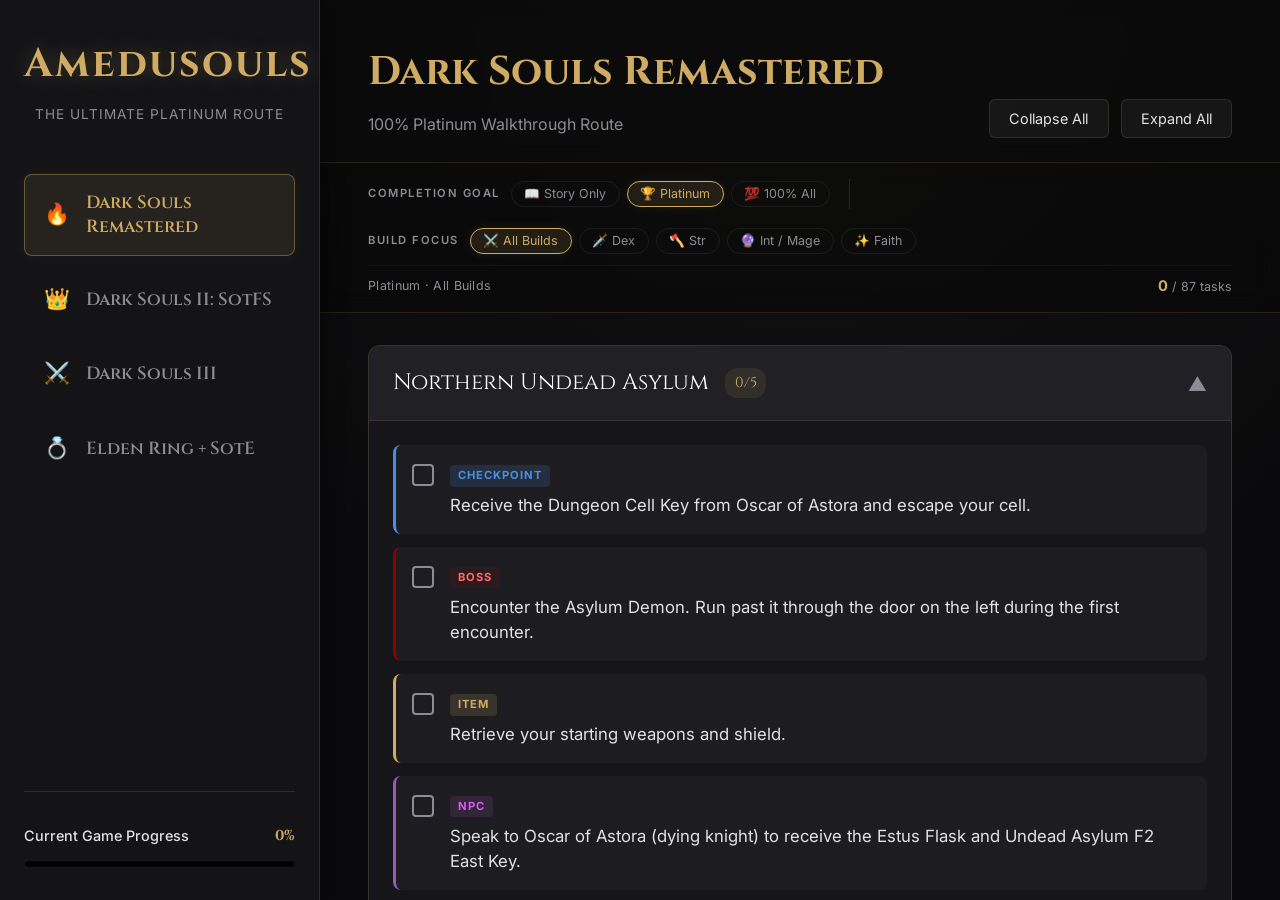
<file: index.html>
<!DOCTYPE html>
<html lang="en">
<head>
    <meta charset="UTF-8">
    <meta name="viewport" content="width=device-width, initial-scale=1.0">
    <title>Amedusouls - 100% Completion Progress Routes</title>
    <meta name="description" content="A comprehensive 100% progress route checklist for Dark Souls 1, 2, 3 and Elden Ring with DLCs.">
    <link rel="preconnect" href="https://fonts.googleapis.com">
    <link rel="preconnect" href="https://fonts.gstatic.com" crossorigin>
    <link href="https://fonts.googleapis.com/css2?family=Cinzel:wght@400;600;700&family=Inter:wght@300;400;500;600&display=swap" rel="stylesheet">
    <link rel="stylesheet" href="styles.css">
</head>
<body>
    <div class="app-container">
        <!-- Sidebar Navigation -->
        <aside class="sidebar">
            <div class="logo">
                <h1>Amedusouls</h1>
                <p class="subtitle">The Ultimate Platinum Route</p>
            </div>
            
            <nav class="game-nav">
                <button class="nav-btn active" data-game="ds1">
                    <span class="game-icon">🔥</span> Dark Souls Remastered
                </button>
                <button class="nav-btn" data-game="ds2">
                    <span class="game-icon">👑</span> Dark Souls II: SotFS
                </button>
                <button class="nav-btn" data-game="ds3">
                    <span class="game-icon">⚔️</span> Dark Souls III
                </button>
                <button class="nav-btn" data-game="er">
                    <span class="game-icon">💍</span> Elden Ring + SotE
                </button>
            </nav>

            <div class="progress-section">
                <div class="progress-info">
                    <span id="progress-title">Current Game Progress</span>
                    <span id="progress-percentage">0%</span>
                </div>
                <div class="progress-bar-bg">
                    <div class="progress-bar-fill" id="progress-fill"></div>
                </div>
            </div>
        </aside>

        <!-- Main Content Area -->
        <main class="main-content">
            <header class="content-header">
                <div class="header-titles">
                    <h2 id="current-game-title">Dark Souls Remastered</h2>
                    <p id="current-game-subtitle">100% Platinum Walkthrough Route</p>
                </div>
                <div class="header-actions">
                    <button id="collapse-all-btn" class="action-btn">Collapse All</button>
                    <button id="expand-all-btn" class="action-btn">Expand All</button>
                </div>
            </header>

            <div id="filter-panel" class="filter-panel"></div>

            <div id="checklist-container" class="checklist-container">
                <!-- Dynamic Content Injected Here -->
            </div>
        </main>
    </div>

    <!-- Data Files -->
    <script src="ds1.js"></script>
    <script src="ds2.js"></script>
    <script src="ds3.js"></script>
    <script src="er.js"></script>
    
    <!-- Main Application Logic -->
    <script src="app.js"></script>
</body>
</html>
</file>
<file: styles.css>
:root {
    --bg-dark: #0a0a0c;
    --bg-panel: #141417;
    --bg-card: #1c1c21;
    --bg-card-hover: #232329;
    
    --accent-gold: #cfab63;
    --accent-gold-hover: #e8c682;
    --accent-red: #8b0000;
    
    --text-main: #e2e2e2;
    --text-muted: #8c8c94;
    
    --border-color: rgba(207, 171, 99, 0.15);
    --border-color-strong: rgba(207, 171, 99, 0.4);
    
    --font-heading: 'Cinzel', serif;
    --font-body: 'Inter', sans-serif;
    
    --transition: all 0.3s cubic-bezier(0.25, 0.8, 0.25, 1);
}

* {
    margin: 0;
    padding: 0;
    box-sizing: border-box;
}

body {
    background-color: var(--bg-dark);
    color: var(--text-main);
    font-family: var(--font-body);
    line-height: 1.6;
    height: 100vh;
    overflow: hidden;
}

/* App Layout */
.app-container {
    display: flex;
    height: 100vh;
}

/* Sidebar */
.sidebar {
    width: 320px;
    background-color: var(--bg-panel);
    border-right: 1px solid var(--border-color);
    display: flex;
    flex-direction: column;
    padding: 2rem 1.5rem;
    z-index: 10;
    box-shadow: 4px 0 15px rgba(0,0,0,0.5);
}

.logo {
    text-align: center;
    margin-bottom: 3rem;
}

.logo h1 {
    font-family: var(--font-heading);
    color: var(--accent-gold);
    font-size: 2.5rem;
    letter-spacing: 2px;
    text-shadow: 0 0 20px rgba(207, 171, 99, 0.3);
}

.logo .subtitle {
    font-size: 0.85rem;
    color: var(--text-muted);
    text-transform: uppercase;
    letter-spacing: 1px;
    margin-top: 0.5rem;
}

.game-nav {
    display: flex;
    flex-direction: column;
    gap: 0.8rem;
    flex-grow: 1;
}

.nav-btn {
    background: transparent;
    border: 1px solid transparent;
    color: var(--text-muted);
    padding: 1rem 1.2rem;
    border-radius: 8px;
    text-align: left;
    font-family: var(--font-heading);
    font-size: 1.1rem;
    font-weight: 600;
    cursor: pointer;
    transition: var(--transition);
    display: flex;
    align-items: center;
    gap: 1rem;
}

.nav-btn:hover {
    background-color: rgba(255,255,255,0.03);
    color: var(--text-main);
}

.nav-btn.active {
    background-color: rgba(207, 171, 99, 0.1);
    border-color: var(--border-color-strong);
    color: var(--accent-gold);
    box-shadow: 0 0 15px rgba(207, 171, 99, 0.05);
}

.game-icon {
    font-size: 1.3rem;
}

.progress-section {
    margin-top: auto;
    padding-top: 2rem;
    border-top: 1px solid var(--border-color);
}

.progress-info {
    display: flex;
    justify-content: space-between;
    margin-bottom: 0.8rem;
    font-size: 0.9rem;
    font-weight: 500;
}

#progress-percentage {
    color: var(--accent-gold);
    font-family: var(--font-heading);
    font-weight: bold;
}

.progress-bar-bg {
    height: 8px;
    background-color: #000;
    border-radius: 4px;
    overflow: hidden;
    border: 1px solid rgba(255,255,255,0.1);
}

.progress-bar-fill {
    height: 100%;
    background: linear-gradient(90deg, #8b6824 0%, var(--accent-gold) 100%);
    width: 0%;
    transition: width 0.5s ease-out;
}

/* Main Content */
.main-content {
    flex-grow: 1;
    display: flex;
    flex-direction: column;
    overflow: hidden;
    position: relative;
}

.main-content::before {
    content: '';
    position: absolute;
    top: 0; left: 0; right: 0; bottom: 0;
    background: radial-gradient(circle at 50% 0%, rgba(207, 171, 99, 0.05) 0%, transparent 70%);
    pointer-events: none;
    z-index: 0;
}

.content-header {
    padding: 2.5rem 3rem 1.5rem;
    display: flex;
    justify-content: space-between;
    align-items: flex-end;
    border-bottom: 1px solid var(--border-color);
    background: rgba(10, 10, 12, 0.8);
    backdrop-filter: blur(10px);
    z-index: 5;
}

.header-titles h2 {
    font-family: var(--font-heading);
    font-size: 2.5rem;
    color: var(--accent-gold);
    margin-bottom: 0.5rem;
}

.header-titles p {
    color: var(--text-muted);
    font-size: 1rem;
}

.action-btn {
    background: rgba(255,255,255,0.05);
    border: 1px solid var(--border-color);
    color: var(--text-main);
    padding: 0.6rem 1.2rem;
    border-radius: 6px;
    cursor: pointer;
    font-family: var(--font-body);
    font-size: 0.9rem;
    transition: var(--transition);
    margin-left: 0.5rem;
}

.action-btn:hover {
    background: rgba(207, 171, 99, 0.15);
    color: var(--accent-gold);
    border-color: var(--accent-gold);
}

/* Checklist Area */
.checklist-container {
    flex-grow: 1;
    overflow-y: auto;
    padding: 2rem 3rem;
    z-index: 1;
    scroll-behavior: smooth;
}

.checklist-container::-webkit-scrollbar {
    width: 8px;
}
.checklist-container::-webkit-scrollbar-track {
    background: var(--bg-dark);
}
.checklist-container::-webkit-scrollbar-thumb {
    background: #333;
    border-radius: 4px;
}
.checklist-container::-webkit-scrollbar-thumb:hover {
    background: var(--accent-gold);
}

/* Area Cards */
.area-card {
    background: var(--bg-card);
    border: 1px solid var(--border-color);
    border-radius: 12px;
    margin-bottom: 1.5rem;
    overflow: hidden;
    transition: var(--transition);
}

.area-header {
    padding: 1.2rem 1.5rem;
    display: flex;
    justify-content: space-between;
    align-items: center;
    cursor: pointer;
    background: rgba(255,255,255,0.02);
    border-bottom: 1px solid transparent;
    transition: var(--transition);
}

.area-header:hover {
    background: rgba(207, 171, 99, 0.05);
}

.area-card.expanded .area-header {
    border-bottom: 1px solid var(--border-color);
}

.area-title {
    font-family: var(--font-heading);
    font-size: 1.4rem;
    color: #fff;
    display: flex;
    align-items: center;
    gap: 1rem;
}

.area-progress {
    font-size: 0.9rem;
    color: var(--accent-gold);
    background: rgba(207, 171, 99, 0.1);
    padding: 0.2rem 0.6rem;
    border-radius: 12px;
}

.toggle-icon {
    font-size: 1.2rem;
    color: var(--text-muted);
    transition: transform 0.3s ease;
}

.area-card.expanded .toggle-icon {
    transform: rotate(180deg);
}

.area-content {
    display: none;
    padding: 1.5rem;
    background: rgba(0,0,0,0.2);
}

.area-card.expanded .area-content {
    display: block;
    animation: fadeIn 0.4s ease;
}

/* Tasks */
.task-item {
    display: flex;
    align-items: flex-start;
    gap: 1rem;
    padding: 1rem;
    border-radius: 8px;
    margin-bottom: 0.8rem;
    background: rgba(255,255,255,0.03);
    border-left: 3px solid transparent;
    transition: var(--transition);
}

.task-item:hover {
    background: rgba(255,255,255,0.06);
}

.task-item.completed {
    opacity: 0.6;
    background: rgba(0,0,0,0.3);
}

/* Type colors */
.task-item[data-type="checkpoint"] { border-left-color: #4a90e2; }
.task-item[data-type="boss"] { border-left-color: var(--accent-red); }
.task-item[data-type="item"] { border-left-color: var(--accent-gold); }
.task-item[data-type="npc"] { border-left-color: #9b59b6; }
.task-item[data-type="action"] { border-left-color: #95a5a6; }
.task-item[data-type="covenant"] { border-left-color: #27ae60; }

.task-checkbox {
    appearance: none;
    width: 22px;
    height: 22px;
    border: 2px solid var(--text-muted);
    border-radius: 4px;
    cursor: pointer;
    position: relative;
    margin-top: 0.2rem;
    flex-shrink: 0;
    transition: var(--transition);
}

.task-checkbox:checked {
    background-color: var(--accent-gold);
    border-color: var(--accent-gold);
}

.task-checkbox:checked::after {
    content: '✓';
    position: absolute;
    color: #000;
    font-size: 14px;
    font-weight: bold;
    top: 50%;
    left: 50%;
    transform: translate(-50%, -50%);
}

.task-details {
    flex-grow: 1;
}

.task-type-badge {
    display: inline-block;
    font-size: 0.7rem;
    text-transform: uppercase;
    letter-spacing: 1px;
    padding: 0.1rem 0.5rem;
    border-radius: 4px;
    margin-bottom: 0.4rem;
    font-weight: bold;
}

.task-item[data-type="checkpoint"] .task-type-badge { background: rgba(74, 144, 226, 0.15); color: #4a90e2; }
.task-item[data-type="boss"] .task-type-badge { background: rgba(139, 0, 0, 0.15); color: #ff6b6b; }
.task-item[data-type="item"] .task-type-badge { background: rgba(207, 171, 99, 0.15); color: var(--accent-gold); }
.task-item[data-type="npc"] .task-type-badge { background: rgba(155, 89, 182, 0.15); color: #e056fd; }
.task-item[data-type="action"] .task-type-badge { background: rgba(149, 165, 166, 0.15); color: #bdc3c7; }
.task-item[data-type="covenant"] .task-type-badge { background: rgba(39, 174, 96, 0.15); color: #2ecc71; }

/* Special flag badges */
.task-type-badge.missable {
    background: rgba(192, 57, 43, 0.25);
    color: #e74c3c;
    border: 1px solid rgba(231, 76, 60, 0.4);
    margin-left: 0.3rem;
    animation: missable-pulse 2.5s ease-in-out infinite;
}

.task-type-badge.ng-plus {
    background: rgba(142, 68, 173, 0.25);
    color: #a569bd;
    border: 1px solid rgba(165, 105, 189, 0.4);
    margin-left: 0.3rem;
}

@keyframes missable-pulse {
    0%, 100% { box-shadow: 0 0 0 0 rgba(231, 76, 60, 0); }
    50% { box-shadow: 0 0 6px 2px rgba(231, 76, 60, 0.3); }
}

.task-text {
    font-size: 1.05rem;
    color: var(--text-main);
    line-height: 1.5;
}

.task-item.completed .task-text {
    text-decoration: line-through;
    color: var(--text-muted);
}

.task-image-container {
    margin-top: 1rem;
    width: 100%;
    max-width: 400px;
    border-radius: 8px;
    overflow: hidden;
    border: 1px solid var(--border-color);
    position: relative;
    background: #000;
}

.task-image-placeholder {
    width: 100%;
    height: 200px;
    display: flex;
    flex-direction: column;
    align-items: center;
    justify-content: center;
    color: var(--text-muted);
    font-size: 0.9rem;
    background: linear-gradient(45deg, #111, #1a1a1a);
}

.task-image-placeholder span {
    font-size: 2rem;
    margin-bottom: 0.5rem;
    opacity: 0.5;
}

.task-image {
    width: 100%;
    height: auto;
    display: block;
}

@keyframes fadeIn {
    from { opacity: 0; transform: translateY(-5px); }
    to { opacity: 1; transform: translateY(0); }
}

/* ===========================
   Filter Panel
   =========================== */
.filter-panel {
    padding: 1rem 3rem 0.85rem;
    background: rgba(0, 0, 0, 0.25);
    border-bottom: 1px solid var(--border-color);
    backdrop-filter: blur(12px);
    position: relative;
    z-index: 4;
    flex-shrink: 0;
}

.fp-inner {
    display: flex;
    align-items: center;
    flex-wrap: wrap;
    gap: 1.2rem;
}

.fp-divider {
    width: 1px;
    height: 30px;
    background: var(--border-color);
    flex-shrink: 0;
}

.fp-group {
    display: flex;
    align-items: center;
    gap: 0.7rem;
    flex-wrap: wrap;
}

.fp-label {
    font-size: 0.7rem;
    text-transform: uppercase;
    letter-spacing: 1.5px;
    color: var(--text-muted);
    font-weight: 600;
    white-space: nowrap;
}

.fp-chips {
    display: flex;
    gap: 0.4rem;
    flex-wrap: wrap;
}

.fp-chip {
    background: transparent;
    border: 1px solid rgba(255, 255, 255, 0.07);
    color: var(--text-muted);
    padding: 0.28rem 0.8rem;
    border-radius: 20px;
    font-size: 0.78rem;
    font-family: var(--font-body);
    cursor: pointer;
    transition: var(--transition);
    white-space: nowrap;
}

.fp-chip:hover {
    border-color: rgba(207, 171, 99, 0.35);
    color: var(--text-main);
    background: rgba(207, 171, 99, 0.06);
}

.fp-chip.active {
    background: rgba(207, 171, 99, 0.12);
    border-color: var(--accent-gold);
    color: var(--accent-gold);
    box-shadow: 0 0 8px rgba(207, 171, 99, 0.1);
}

/* Goal-specific active colors */
.goal-chip.active[data-value="story"] {
    background: rgba(74, 144, 226, 0.12);
    border-color: #4a90e2;
    color: #4a90e2;
    box-shadow: 0 0 8px rgba(74, 144, 226, 0.12);
}
.goal-chip.active[data-value="platinum"] {
    background: rgba(207, 171, 99, 0.12);
    border-color: var(--accent-gold);
    color: var(--accent-gold);
}
.goal-chip.active[data-value="100%"] {
    background: rgba(46, 213, 115, 0.12);
    border-color: #2ed573;
    color: #2ed573;
    box-shadow: 0 0 8px rgba(46, 213, 115, 0.12);
}

.fp-stats {
    display: flex;
    justify-content: space-between;
    align-items: center;
    margin-top: 0.7rem;
    padding-top: 0.55rem;
    border-top: 1px solid rgba(255, 255, 255, 0.04);
    font-size: 0.78rem;
}

#fp-filter-desc {
    color: var(--text-muted);
    letter-spacing: 0.3px;
}

#fp-count-text {
    color: var(--text-muted);
}

#fp-count-text strong {
    color: var(--accent-gold);
    font-size: 0.92rem;
}

/* ===========================
   Legendary Task
   =========================== */
.legendary-task {
    border-left-color: #e67e22 !important;
    background: linear-gradient(90deg, rgba(230, 126, 34, 0.07) 0%, transparent 55%) !important;
}

.task-type-badge.legendary {
    background: rgba(230, 126, 34, 0.2);
    color: #f0a500;
    border: 1px solid rgba(240, 165, 0, 0.4);
    margin-left: 0.3rem;
    animation: legendary-glow 3s ease-in-out infinite;
}

@keyframes legendary-glow {
    0%, 100% { box-shadow: 0 0 3px rgba(240, 165, 0, 0.1); }
    50%       { box-shadow: 0 0 10px rgba(240, 165, 0, 0.45); }
}

/* ===========================
   Build Tag Badge
   =========================== */
.task-type-badge.build-tag {
    background: rgba(52, 152, 219, 0.12);
    color: #5dade2;
    border: 1px solid rgba(93, 173, 226, 0.25);
    margin-left: 0.3rem;
}

@media (max-width: 768px) {
    .app-container {
        flex-direction: column;
    }
    
    .sidebar {
        width: 100%;
        height: auto;
        padding: 1rem;
        flex-direction: row;
        flex-wrap: wrap;
        align-items: center;
    }
    
    .logo {
        margin-bottom: 0;
        margin-right: 2rem;
    }
    
    .logo h1 {
        font-size: 1.8rem;
    }
    
    .game-nav {
        flex-direction: row;
        flex-wrap: wrap;
        gap: 0.5rem;
    }
    
    .nav-btn {
        padding: 0.5rem 1rem;
        font-size: 0.9rem;
    }
    
    .progress-section {
        width: 100%;
        padding-top: 1rem;
        margin-top: 1rem;
    }
    
    .content-header {
        padding: 1.5rem;
        flex-direction: column;
        align-items: flex-start;
        gap: 1rem;
    }
    
    .checklist-container {
        padding: 1.5rem;
    }
}
</file>
